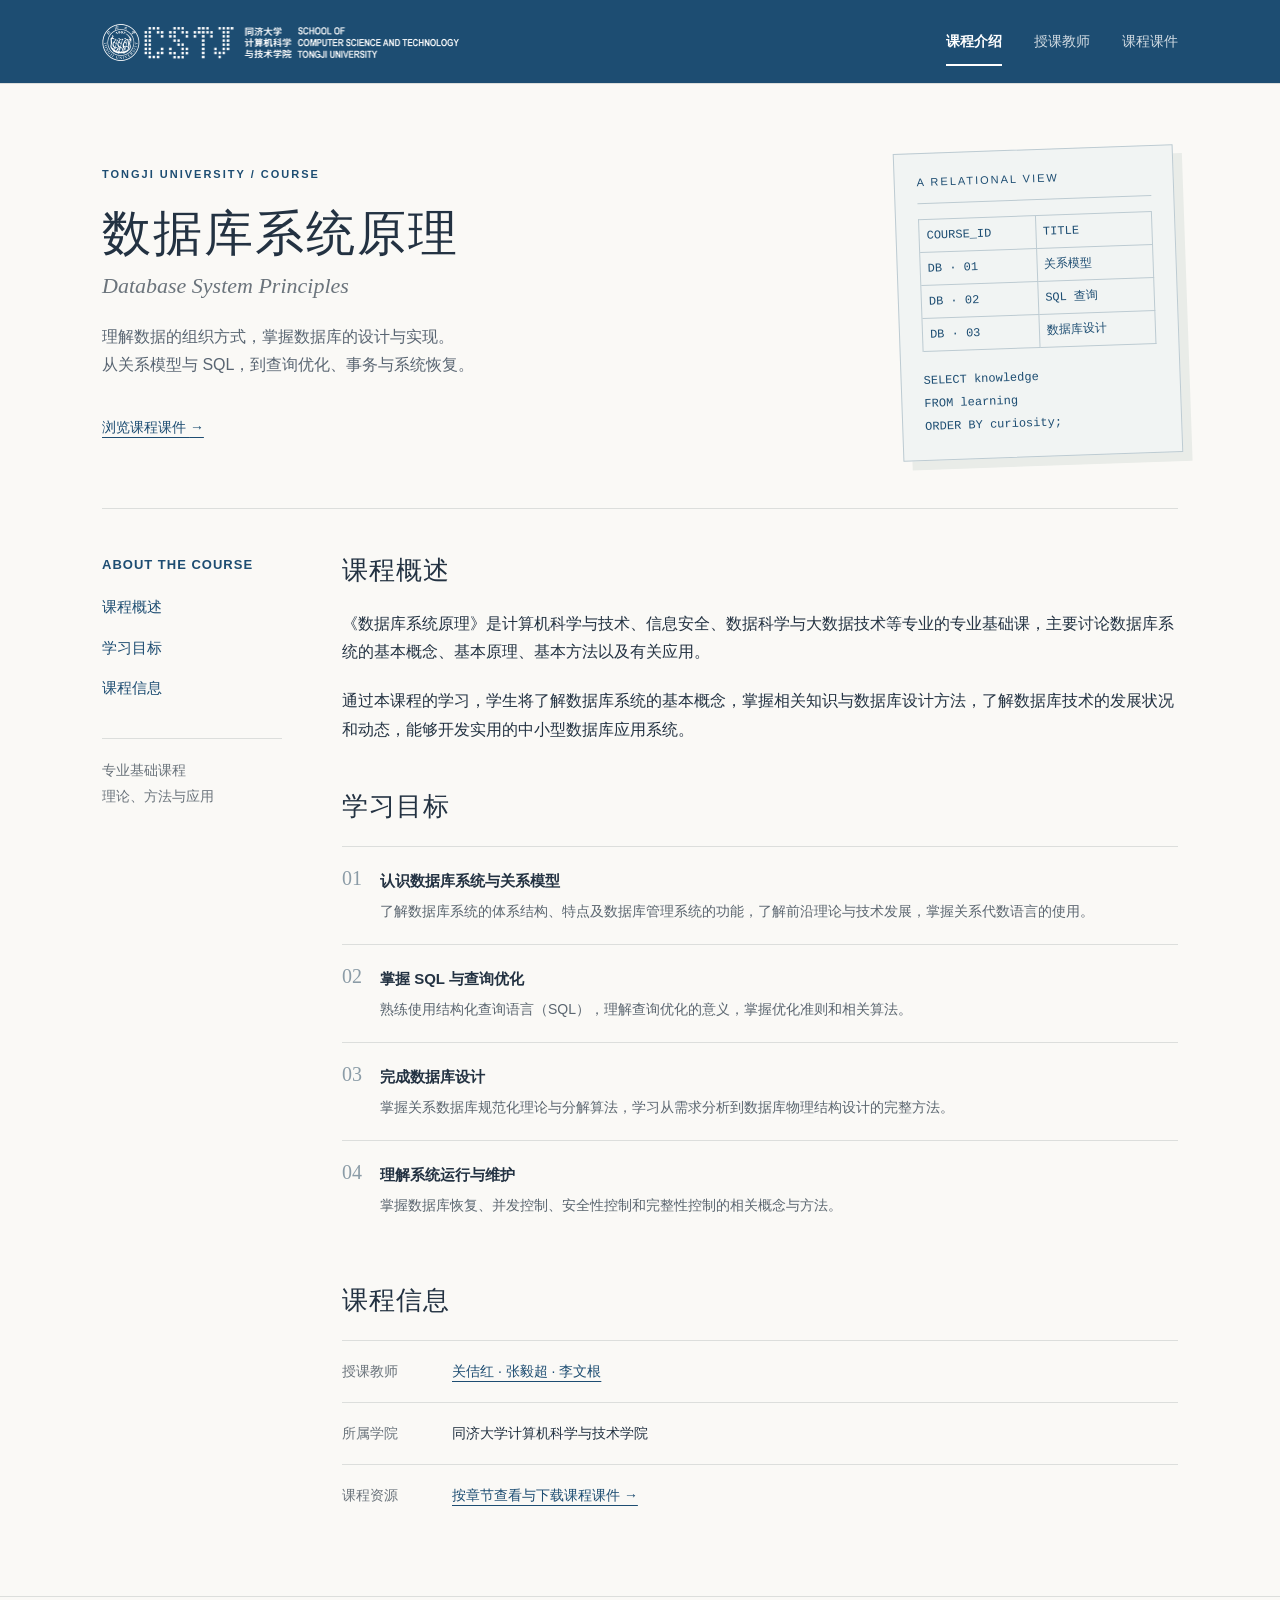
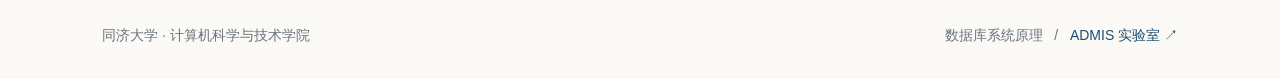
<file: index.html>
<!doctype html>
<html lang="zh-CN"><head><meta charset="utf-8"><meta name="viewport" content="width=device-width,initial-scale=1"><meta name="description" content="同济大学《数据库系统原理》课程网站：课程介绍、授课教师与课程课件。"><meta name="theme-color" content="#1d4d72"><title>课程介绍 · 数据库系统原理</title><link rel="stylesheet" href="assets/style.css"><script src="assets/site.js" defer></script></head>
<body><a class="skip" href="#main">跳转到正文</a><header><div class="institution-bar"><div class="wrap institution-inner"><a href="https://cs.tongji.edu.cn/" target="_blank" rel="noopener noreferrer" aria-label="同济大学计算机科学与技术学院官网（新标签页）"><img src="assets/images/tongji-cs-logo.png" alt="同济大学计算机科学与技术学院" width="717" height="74"></a><nav aria-label="主导航"><a href="index.html" aria-current="page">课程介绍</a><a href="teachers.html" >授课教师</a><a href="slides.html" >课程课件</a></nav></div></div></header>
<main id="main" class="wrap"><div class="hero"><div><div class="eyebrow">TONGJI UNIVERSITY / COURSE</div><h1>数据库系统原理</h1><p class="english">Database System Principles</p><p class="lead">理解数据的组织方式，掌握数据库的设计与实现。<br>从关系模型与 SQL，到查询优化、事务与系统恢复。</p><a class="hero-link" href="slides.html">浏览课程课件 <span aria-hidden="true">→</span></a></div><div class="diagram" aria-hidden="true"><div class="diagram-title">A RELATIONAL VIEW</div><div class="relation"><span>COURSE_ID</span><span>TITLE</span><span>DB · 01</span><span>关系模型</span><span>DB · 02</span><span>SQL 查询</span><span>DB · 03</span><span>数据库设计</span></div><div class="query">SELECT knowledge<br>FROM learning<br>ORDER BY curiosity;</div></div></div>
<div class="layout"><aside class="aside"><strong>ABOUT THE COURSE</strong><a href="#overview">课程概述</a><a href="#objectives">学习目标</a><a href="#information">课程信息</a><div class="note">专业基础课程<br>理论、方法与应用</div></aside><div><section class="section" id="overview"><h2>课程概述</h2><p>《数据库系统原理》是计算机科学与技术、信息安全、数据科学与大数据技术等专业的专业基础课，主要讨论数据库系统的基本概念、基本原理、基本方法以及有关应用。</p><p>通过本课程的学习，学生将了解数据库系统的基本概念，掌握相关知识与数据库设计方法，了解数据库技术的发展状况和动态，能够开发实用的中小型数据库应用系统。</p></section><section class="section" id="objectives"><h2>学习目标</h2><ol class="goals"><li><div><strong>认识数据库系统与关系模型</strong><p>了解数据库系统的体系结构、特点及数据库管理系统的功能，了解前沿理论与技术发展，掌握关系代数语言的使用。</p></div></li><li><div><strong>掌握 SQL 与查询优化</strong><p>熟练使用结构化查询语言（SQL），理解查询优化的意义，掌握优化准则和相关算法。</p></div></li><li><div><strong>完成数据库设计</strong><p>掌握关系数据库规范化理论与分解算法，学习从需求分析到数据库物理结构设计的完整方法。</p></div></li><li><div><strong>理解系统运行与维护</strong><p>掌握数据库恢复、并发控制、安全性控制和完整性控制的相关概念与方法。</p></div></li></ol></section><section id="information"><h2>课程信息</h2><div class="info-line"><span>授课教师</span><a href="teachers.html">关佶红 · 张毅超 · 李文根</a></div><div class="info-line"><span>所属学院</span>同济大学计算机科学与技术学院</div><div class="info-line"><span>课程资源</span><a href="slides.html">按章节查看与下载课程课件 →</a></div></section></div></div></main><footer><div class="wrap foot"><span>同济大学 · 计算机科学与技术学院</span><span>数据库系统原理 &nbsp; / &nbsp; <a href="https://admis-tongji.github.io/" target="_blank" rel="noopener noreferrer">ADMIS 实验室 ↗</a></span></div></footer></body></html>
</file>
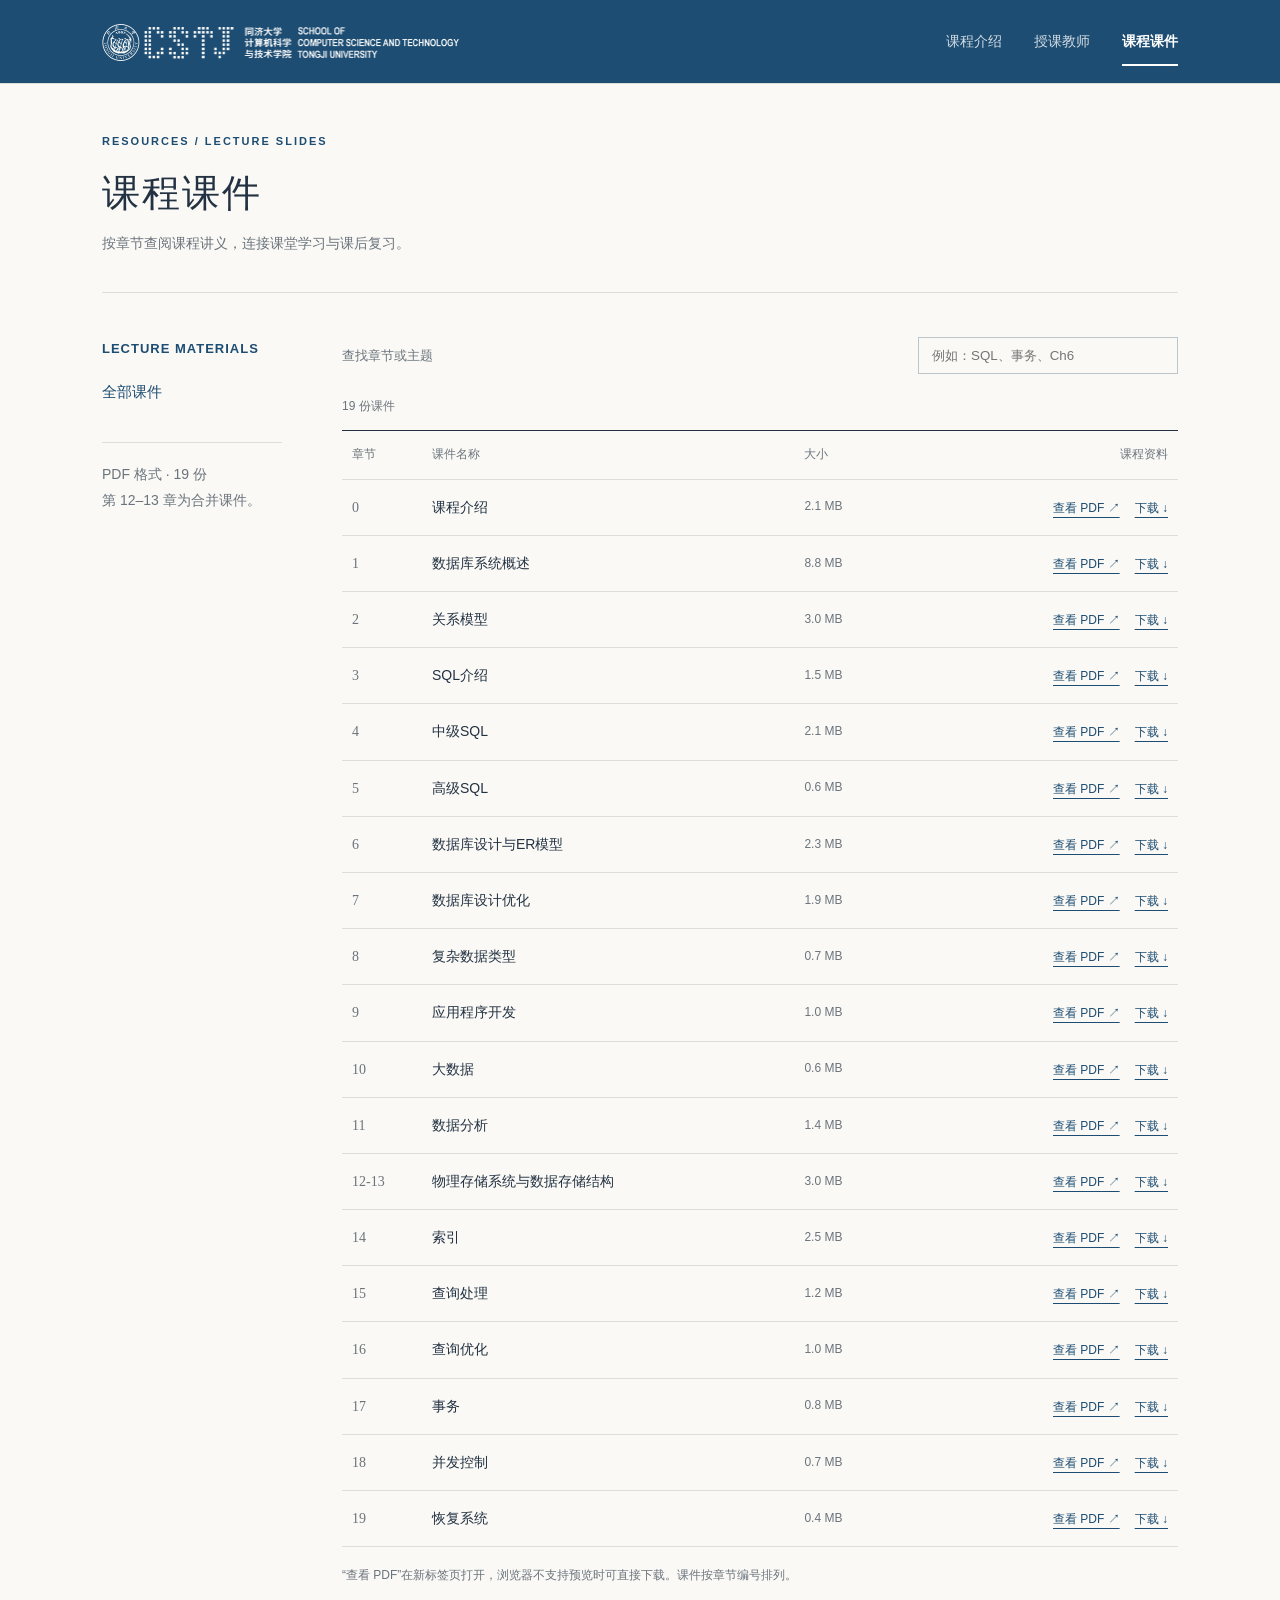
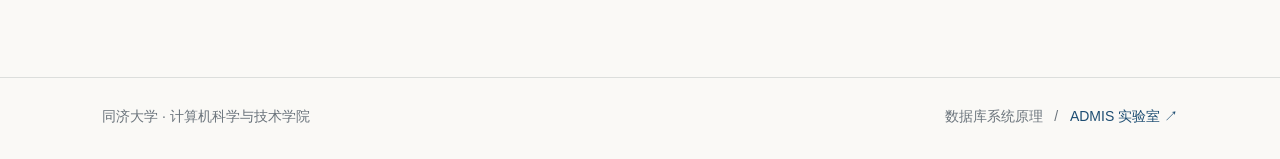
<file: slides.html>
<!doctype html>
<html lang="zh-CN"><head><meta charset="utf-8"><meta name="viewport" content="width=device-width,initial-scale=1"><meta name="description" content="同济大学《数据库系统原理》课程网站：课程介绍、授课教师与课程课件。"><meta name="theme-color" content="#1d4d72"><title>课程课件 · 数据库系统原理</title><link rel="stylesheet" href="assets/style.css"><script src="assets/site.js" defer></script></head>
<body><a class="skip" href="#main">跳转到正文</a><header><div class="institution-bar"><div class="wrap institution-inner"><a href="https://cs.tongji.edu.cn/" target="_blank" rel="noopener noreferrer" aria-label="同济大学计算机科学与技术学院官网（新标签页）"><img src="assets/images/tongji-cs-logo.png" alt="同济大学计算机科学与技术学院" width="717" height="74"></a><nav aria-label="主导航"><a href="index.html" >课程介绍</a><a href="teachers.html" >授课教师</a><a href="slides.html" aria-current="page">课程课件</a></nav></div></div></header>
<main id="main" class="wrap"><div class="page-head"><div class="eyebrow">RESOURCES / LECTURE SLIDES</div><h1>课程课件</h1><p>按章节查阅课程讲义，连接课堂学习与课后复习。</p></div><div class="layout"><aside class="aside"><strong>LECTURE MATERIALS</strong><a href="#lectures">全部课件</a><div class="note">PDF 格式 · 19 份<br>第 12–13 章为合并课件。</div></aside><section id="lectures"><div class="toolbar"><label for="course-search">查找章节或主题</label><input id="course-search" type="search" placeholder="例如：SQL、事务、Ch6" aria-controls="lecture-table"></div><div class="table-scroll"><table id="lecture-table"><caption style="text-align:left;font-size:12px;color:#6b747c;padding-bottom:12px" id="result-count" aria-live="polite">19 份课件</caption><thead><tr><th scope="col">章节</th><th scope="col">课件名称</th><th scope="col">大小</th><th scope="col" style="text-align:right">课程资料</th></tr></thead><tbody><tr data-search="0 课程介绍 Ch0"><td>0</td><td>课程介绍</td><td>2.1 MB</td><td><a href="slides/Ch0-%E8%AF%BE%E7%A8%8B%E4%BB%8B%E7%BB%8D.pdf" target="_blank" rel="noopener noreferrer" aria-label="查看第0章课程介绍 PDF">查看 PDF ↗</a><a href="slides/Ch0-%E8%AF%BE%E7%A8%8B%E4%BB%8B%E7%BB%8D.pdf" download aria-label="下载第0章课程介绍">下载 ↓</a></td></tr><tr data-search="1 数据库系统概述 Ch1"><td>1</td><td>数据库系统概述</td><td>8.8 MB</td><td><a href="slides/Ch1-%E6%95%B0%E6%8D%AE%E5%BA%93%E7%B3%BB%E7%BB%9F%E6%A6%82%E8%BF%B0.pdf" target="_blank" rel="noopener noreferrer" aria-label="查看第1章数据库系统概述 PDF">查看 PDF ↗</a><a href="slides/Ch1-%E6%95%B0%E6%8D%AE%E5%BA%93%E7%B3%BB%E7%BB%9F%E6%A6%82%E8%BF%B0.pdf" download aria-label="下载第1章数据库系统概述">下载 ↓</a></td></tr><tr data-search="2 关系模型 Ch2"><td>2</td><td>关系模型</td><td>3.0 MB</td><td><a href="slides/Ch2-%E5%85%B3%E7%B3%BB%E6%A8%A1%E5%9E%8B.pdf" target="_blank" rel="noopener noreferrer" aria-label="查看第2章关系模型 PDF">查看 PDF ↗</a><a href="slides/Ch2-%E5%85%B3%E7%B3%BB%E6%A8%A1%E5%9E%8B.pdf" download aria-label="下载第2章关系模型">下载 ↓</a></td></tr><tr data-search="3 SQL介绍 Ch3"><td>3</td><td>SQL介绍</td><td>1.5 MB</td><td><a href="slides/Ch3-SQL%E4%BB%8B%E7%BB%8D.pdf" target="_blank" rel="noopener noreferrer" aria-label="查看第3章SQL介绍 PDF">查看 PDF ↗</a><a href="slides/Ch3-SQL%E4%BB%8B%E7%BB%8D.pdf" download aria-label="下载第3章SQL介绍">下载 ↓</a></td></tr><tr data-search="4 中级SQL Ch4"><td>4</td><td>中级SQL</td><td>2.1 MB</td><td><a href="slides/Ch4-%E4%B8%AD%E7%BA%A7SQL.pdf" target="_blank" rel="noopener noreferrer" aria-label="查看第4章中级SQL PDF">查看 PDF ↗</a><a href="slides/Ch4-%E4%B8%AD%E7%BA%A7SQL.pdf" download aria-label="下载第4章中级SQL">下载 ↓</a></td></tr><tr data-search="5 高级SQL Ch5"><td>5</td><td>高级SQL</td><td>0.6 MB</td><td><a href="slides/Ch5-%E9%AB%98%E7%BA%A7SQL.pdf" target="_blank" rel="noopener noreferrer" aria-label="查看第5章高级SQL PDF">查看 PDF ↗</a><a href="slides/Ch5-%E9%AB%98%E7%BA%A7SQL.pdf" download aria-label="下载第5章高级SQL">下载 ↓</a></td></tr><tr data-search="6 数据库设计与ER模型 Ch6"><td>6</td><td>数据库设计与ER模型</td><td>2.3 MB</td><td><a href="slides/Ch6-%E6%95%B0%E6%8D%AE%E5%BA%93%E8%AE%BE%E8%AE%A1%E4%B8%8EER%E6%A8%A1%E5%9E%8B.pdf" target="_blank" rel="noopener noreferrer" aria-label="查看第6章数据库设计与ER模型 PDF">查看 PDF ↗</a><a href="slides/Ch6-%E6%95%B0%E6%8D%AE%E5%BA%93%E8%AE%BE%E8%AE%A1%E4%B8%8EER%E6%A8%A1%E5%9E%8B.pdf" download aria-label="下载第6章数据库设计与ER模型">下载 ↓</a></td></tr><tr data-search="7 数据库设计优化 Ch7"><td>7</td><td>数据库设计优化</td><td>1.9 MB</td><td><a href="slides/Ch7-%E6%95%B0%E6%8D%AE%E5%BA%93%E8%AE%BE%E8%AE%A1%E4%BC%98%E5%8C%96.pdf" target="_blank" rel="noopener noreferrer" aria-label="查看第7章数据库设计优化 PDF">查看 PDF ↗</a><a href="slides/Ch7-%E6%95%B0%E6%8D%AE%E5%BA%93%E8%AE%BE%E8%AE%A1%E4%BC%98%E5%8C%96.pdf" download aria-label="下载第7章数据库设计优化">下载 ↓</a></td></tr><tr data-search="8 复杂数据类型 Ch8"><td>8</td><td>复杂数据类型</td><td>0.7 MB</td><td><a href="slides/Ch8-%E5%A4%8D%E6%9D%82%E6%95%B0%E6%8D%AE%E7%B1%BB%E5%9E%8B.pdf" target="_blank" rel="noopener noreferrer" aria-label="查看第8章复杂数据类型 PDF">查看 PDF ↗</a><a href="slides/Ch8-%E5%A4%8D%E6%9D%82%E6%95%B0%E6%8D%AE%E7%B1%BB%E5%9E%8B.pdf" download aria-label="下载第8章复杂数据类型">下载 ↓</a></td></tr><tr data-search="9 应用程序开发 Ch9"><td>9</td><td>应用程序开发</td><td>1.0 MB</td><td><a href="slides/Ch9-%E5%BA%94%E7%94%A8%E7%A8%8B%E5%BA%8F%E5%BC%80%E5%8F%91.pdf" target="_blank" rel="noopener noreferrer" aria-label="查看第9章应用程序开发 PDF">查看 PDF ↗</a><a href="slides/Ch9-%E5%BA%94%E7%94%A8%E7%A8%8B%E5%BA%8F%E5%BC%80%E5%8F%91.pdf" download aria-label="下载第9章应用程序开发">下载 ↓</a></td></tr><tr data-search="10 大数据 Ch10"><td>10</td><td>大数据</td><td>0.6 MB</td><td><a href="slides/Ch10-%E5%A4%A7%E6%95%B0%E6%8D%AE.pdf" target="_blank" rel="noopener noreferrer" aria-label="查看第10章大数据 PDF">查看 PDF ↗</a><a href="slides/Ch10-%E5%A4%A7%E6%95%B0%E6%8D%AE.pdf" download aria-label="下载第10章大数据">下载 ↓</a></td></tr><tr data-search="11 数据分析 Ch11"><td>11</td><td>数据分析</td><td>1.4 MB</td><td><a href="slides/Ch11-%E6%95%B0%E6%8D%AE%E5%88%86%E6%9E%90.pdf" target="_blank" rel="noopener noreferrer" aria-label="查看第11章数据分析 PDF">查看 PDF ↗</a><a href="slides/Ch11-%E6%95%B0%E6%8D%AE%E5%88%86%E6%9E%90.pdf" download aria-label="下载第11章数据分析">下载 ↓</a></td></tr><tr data-search="12-13 物理存储系统与数据存储结构 Ch12-13"><td>12-13</td><td>物理存储系统与数据存储结构</td><td>3.0 MB</td><td><a href="slides/Ch12-13-%E7%89%A9%E7%90%86%E5%AD%98%E5%82%A8%E7%B3%BB%E7%BB%9F%E4%B8%8E%E6%95%B0%E6%8D%AE%E5%AD%98%E5%82%A8%E7%BB%93%E6%9E%84.pdf" target="_blank" rel="noopener noreferrer" aria-label="查看第12-13章物理存储系统与数据存储结构 PDF">查看 PDF ↗</a><a href="slides/Ch12-13-%E7%89%A9%E7%90%86%E5%AD%98%E5%82%A8%E7%B3%BB%E7%BB%9F%E4%B8%8E%E6%95%B0%E6%8D%AE%E5%AD%98%E5%82%A8%E7%BB%93%E6%9E%84.pdf" download aria-label="下载第12-13章物理存储系统与数据存储结构">下载 ↓</a></td></tr><tr data-search="14 索引 Ch14"><td>14</td><td>索引</td><td>2.5 MB</td><td><a href="slides/Ch14-%E7%B4%A2%E5%BC%95-%E6%96%B0.pdf" target="_blank" rel="noopener noreferrer" aria-label="查看第14章索引 PDF">查看 PDF ↗</a><a href="slides/Ch14-%E7%B4%A2%E5%BC%95-%E6%96%B0.pdf" download aria-label="下载第14章索引">下载 ↓</a></td></tr><tr data-search="15 查询处理 Ch15"><td>15</td><td>查询处理</td><td>1.2 MB</td><td><a href="slides/Ch15-%E6%9F%A5%E8%AF%A2%E5%A4%84%E7%90%86.pdf" target="_blank" rel="noopener noreferrer" aria-label="查看第15章查询处理 PDF">查看 PDF ↗</a><a href="slides/Ch15-%E6%9F%A5%E8%AF%A2%E5%A4%84%E7%90%86.pdf" download aria-label="下载第15章查询处理">下载 ↓</a></td></tr><tr data-search="16 查询优化 Ch16"><td>16</td><td>查询优化</td><td>1.0 MB</td><td><a href="slides/Ch16-%E6%9F%A5%E8%AF%A2%E4%BC%98%E5%8C%96.pdf" target="_blank" rel="noopener noreferrer" aria-label="查看第16章查询优化 PDF">查看 PDF ↗</a><a href="slides/Ch16-%E6%9F%A5%E8%AF%A2%E4%BC%98%E5%8C%96.pdf" download aria-label="下载第16章查询优化">下载 ↓</a></td></tr><tr data-search="17 事务 Ch17"><td>17</td><td>事务</td><td>0.8 MB</td><td><a href="slides/Ch17-%E4%BA%8B%E5%8A%A1.pdf" target="_blank" rel="noopener noreferrer" aria-label="查看第17章事务 PDF">查看 PDF ↗</a><a href="slides/Ch17-%E4%BA%8B%E5%8A%A1.pdf" download aria-label="下载第17章事务">下载 ↓</a></td></tr><tr data-search="18 并发控制 Ch18"><td>18</td><td>并发控制</td><td>0.7 MB</td><td><a href="slides/Ch18-%E5%B9%B6%E5%8F%91%E6%8E%A7%E5%88%B6.pdf" target="_blank" rel="noopener noreferrer" aria-label="查看第18章并发控制 PDF">查看 PDF ↗</a><a href="slides/Ch18-%E5%B9%B6%E5%8F%91%E6%8E%A7%E5%88%B6.pdf" download aria-label="下载第18章并发控制">下载 ↓</a></td></tr><tr data-search="19 恢复系统 Ch19"><td>19</td><td>恢复系统</td><td>0.4 MB</td><td><a href="slides/Ch19-%E6%81%A2%E5%A4%8D%E7%B3%BB%E7%BB%9F.pdf" target="_blank" rel="noopener noreferrer" aria-label="查看第19章恢复系统 PDF">查看 PDF ↗</a><a href="slides/Ch19-%E6%81%A2%E5%A4%8D%E7%B3%BB%E7%BB%9F.pdf" download aria-label="下载第19章恢复系统">下载 ↓</a></td></tr></tbody></table></div><p id="empty-state" class="empty" hidden>没有找到匹配的课件，请尝试其他关键词。</p><p class="fine">“查看 PDF”在新标签页打开，浏览器不支持预览时可直接下载。课件按章节编号排列。</p></section></div></main><footer><div class="wrap foot"><span>同济大学 · 计算机科学与技术学院</span><span>数据库系统原理 &nbsp; / &nbsp; <a href="https://admis-tongji.github.io/" target="_blank" rel="noopener noreferrer">ADMIS 实验室 ↗</a></span></div></footer></body></html>
</file>
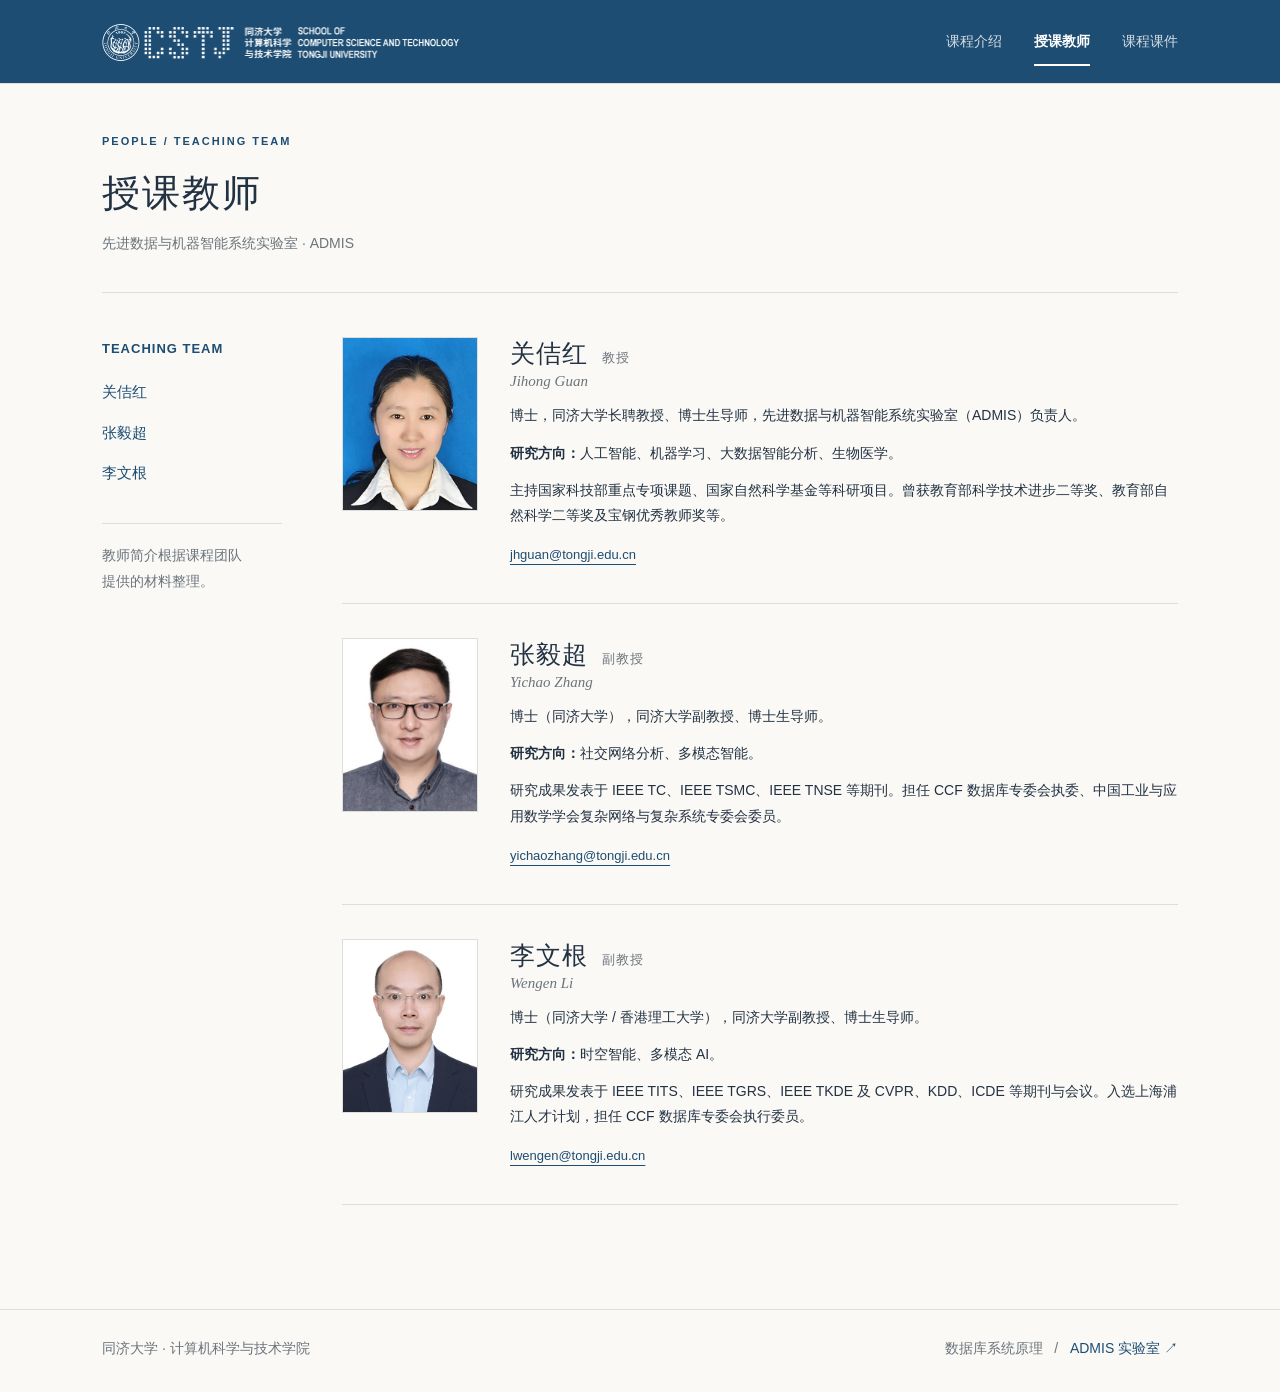
<file: teachers.html>
<!doctype html>
<html lang="zh-CN"><head><meta charset="utf-8"><meta name="viewport" content="width=device-width,initial-scale=1"><meta name="description" content="同济大学《数据库系统原理》课程网站：课程介绍、授课教师与课程课件。"><meta name="theme-color" content="#1d4d72"><title>授课教师 · 数据库系统原理</title><link rel="stylesheet" href="assets/style.css"><script src="assets/site.js" defer></script></head>
<body><a class="skip" href="#main">跳转到正文</a><header><div class="institution-bar"><div class="wrap institution-inner"><a href="https://cs.tongji.edu.cn/" target="_blank" rel="noopener noreferrer" aria-label="同济大学计算机科学与技术学院官网（新标签页）"><img src="assets/images/tongji-cs-logo.png" alt="同济大学计算机科学与技术学院" width="717" height="74"></a><nav aria-label="主导航"><a href="index.html" >课程介绍</a><a href="teachers.html" aria-current="page">授课教师</a><a href="slides.html" >课程课件</a></nav></div></div></header>
<main id="main" class="wrap"><div class="page-head"><div class="eyebrow">PEOPLE / TEACHING TEAM</div><h1>授课教师</h1><p>先进数据与机器智能系统实验室 · ADMIS</p></div><div class="layout"><aside class="aside"><strong>TEACHING TEAM</strong><a href="#guan">关佶红</a><a href="#zhang">张毅超</a><a href="#li">李文根</a><div class="note">教师简介根据课程团队<br>提供的材料整理。</div></aside><div><section class="teacher" id="guan"><img src="assets/images/image3.jpeg" alt="关佶红老师照片" width="136" height="174"><div><h2>关佶红<span>教授</span></h2><div class="roman">Jihong Guan</div><p>博士，同济大学长聘教授、博士生导师，先进数据与机器智能系统实验室（ADMIS）负责人。</p><p><strong>研究方向：</strong>人工智能、机器学习、大数据智能分析、生物医学。</p><p>主持国家科技部重点专项课题、国家自然科学基金等科研项目。曾获教育部科学技术进步二等奖、教育部自然科学二等奖及宝钢优秀教师奖等。</p><a href="mailto:jhguan@tongji.edu.cn">jhguan@tongji.edu.cn</a></div></section><section class="teacher" id="zhang"><img src="assets/images/image4.jpeg" alt="张毅超老师照片" width="136" height="174"><div><h2>张毅超<span>副教授</span></h2><div class="roman">Yichao Zhang</div><p>博士（同济大学），同济大学副教授、博士生导师。</p><p><strong>研究方向：</strong>社交网络分析、多模态智能。</p><p>研究成果发表于 IEEE TC、IEEE TSMC、IEEE TNSE 等期刊。担任 CCF 数据库专委会执委、中国工业与应用数学学会复杂网络与复杂系统专委会委员。</p><a href="mailto:yichaozhang@tongji.edu.cn">yichaozhang@tongji.edu.cn</a></div></section><section class="teacher" id="li"><img src="assets/images/image5.jpeg" alt="李文根老师照片" width="136" height="174"><div><h2>李文根<span>副教授</span></h2><div class="roman">Wengen Li</div><p>博士（同济大学 / 香港理工大学），同济大学副教授、博士生导师。</p><p><strong>研究方向：</strong>时空智能、多模态 AI。</p><p>研究成果发表于 IEEE TITS、IEEE TGRS、IEEE TKDE 及 CVPR、KDD、ICDE 等期刊与会议。入选上海浦江人才计划，担任 CCF 数据库专委会执行委员。</p><a href="mailto:lwengen@tongji.edu.cn">lwengen@tongji.edu.cn</a></div></section></div></div></main><footer><div class="wrap foot"><span>同济大学 · 计算机科学与技术学院</span><span>数据库系统原理 &nbsp; / &nbsp; <a href="https://admis-tongji.github.io/" target="_blank" rel="noopener noreferrer">ADMIS 实验室 ↗</a></span></div></footer></body></html>
</file>
<file: assets/style.css>
:root{--paper:#faf9f6;--ink:#233242;--muted:#6b747c;--blue:#1d4d72;--line:#dcdedc;--serif:Georgia,'Songti SC','SimSun',serif}*{box-sizing:border-box}html{scroll-behavior:smooth}body{margin:0;background:var(--paper);color:var(--ink);font:16px/1.8 -apple-system,BlinkMacSystemFont,'Segoe UI','Microsoft YaHei',sans-serif}a{color:var(--blue);text-underline-offset:5px}a:hover{color:#ad673e}a:focus-visible,button:focus-visible,input:focus-visible{outline:3px solid #b57944;outline-offset:5px}.skip{position:absolute;top:-100px}.skip:focus{top:10px;background:white;padding:10px;z-index:5}.wrap{max-width:1160px;padding:0 42px;margin:auto}header{border-top:5px solid var(--blue);border-bottom:1px solid var(--line)}.top{display:flex;align-items:center;justify-content:space-between;gap:24px;min-height:95px}.brand{text-decoration:none;color:var(--ink);font-size:19px;font-weight:650;letter-spacing:2px}.brand small{display:block;font-size:10px;letter-spacing:1.8px;color:var(--muted);font-weight:400}nav{display:flex;gap:30px}nav a{text-decoration:none;font-size:14px;padding:32px 0;border-bottom:2px solid transparent}nav a[aria-current]{border-color:var(--blue);font-weight:650}.eyebrow{font-size:11px;letter-spacing:2px;color:var(--blue);font-weight:600}.hero{padding:65px 0 50px;border-bottom:1px solid var(--line);display:grid;grid-template-columns:1fr 280px;gap:70px;align-items:center}h1{font-family:var(--serif);font-size:49px;font-weight:500;line-height:1.35;letter-spacing:2px;margin:16px 0 6px}.english{font:italic 22px var(--serif);color:var(--muted);margin:0 0 24px}.lead{max-width:650px;font-size:16px;color:#596572}.hero-link{display:inline-block;margin-top:15px;font-size:14px}.diagram{font:12px/1.5 monospace;color:var(--blue);border:1px solid #bdcbd2;background:#f1f4f3;padding:22px;transform:rotate(-2deg);box-shadow:9px 9px 0 #e9ece8}.diagram-title{font:11px sans-serif;letter-spacing:2px;border-bottom:1px solid #bdcbd2;padding-bottom:15px;margin-bottom:15px}.relation{display:grid;grid-template-columns:1fr 1fr;border-left:1px solid #bdcbd2;border-top:1px solid #bdcbd2}.relation span{padding:7px;border-right:1px solid #bdcbd2;border-bottom:1px solid #bdcbd2}.query{margin-top:18px;line-height:1.9}.layout{display:grid;grid-template-columns:180px 1fr;gap:60px;padding-top:44px;padding-bottom:70px}.aside{font-size:12px;color:var(--muted)}.aside strong{display:block;color:var(--blue);font-size:11px;letter-spacing:1px;margin-bottom:16px}.aside a{display:block;text-decoration:none;margin:10px 0}.aside .note{margin-top:35px;padding-top:18px;border-top:1px solid var(--line)}section{scroll-margin-top:25px}h2{font:500 26px var(--serif);margin:0 0 22px;letter-spacing:1px}p{margin:0 0 20px}.section{margin-bottom:44px}.goals{list-style:none;padding:0;counter-reset:goals}.goals li{counter-increment:goals;display:grid;grid-template-columns:38px 1fr;padding:20px 0;border-top:1px solid var(--line)}.goals li:before{content:'0' counter(goals);font:20px var(--serif);color:#8b9ca7}.goals strong{display:block;font-size:15px;margin-bottom:5px}.goals p{font-size:14px;color:#5b6670;margin:0}.info-line{border-top:1px solid var(--line);padding:18px 0;display:flex;gap:25px;font-size:14px}.info-line span{color:var(--muted);min-width:85px}.page-head{padding:48px 0 36px;border-bottom:1px solid var(--line)}.page-head h1{font-size:38px}.page-head p{color:var(--muted);margin:12px 0 0;font-size:14px}.teacher{display:grid;grid-template-columns:136px 1fr;gap:32px;border-bottom:1px solid var(--line);padding:0 0 34px;margin-bottom:34px}.teacher img{width:136px;height:174px;object-fit:cover;object-position:top;border:1px solid var(--line);filter:saturate(.8)}.teacher h2{margin:0 0 3px;font-size:25px}.teacher h2 span{font:13px sans-serif;color:var(--muted);margin-left:14px}.teacher .roman{font:italic 15px var(--serif);color:var(--muted);margin-bottom:13px}.teacher p{font-size:14px;margin-bottom:12px}.teacher a{font-size:13px}.toolbar{display:flex;justify-content:space-between;align-items:center;gap:20px;margin-bottom:22px}.toolbar label{font-size:13px;color:var(--muted)}input{font:14px inherit;padding:10px 13px;border:1px solid #bcc5ca;border-radius:0;background:transparent;width:260px;color:var(--ink)}.table-scroll{overflow:auto}table{width:100%;border-collapse:collapse;text-align:left;font-size:14px}th{font-size:12px;color:var(--muted);font-weight:500;border-top:1px solid var(--ink);border-bottom:1px solid var(--line);padding:13px 10px}td{border-bottom:1px solid var(--line);padding:15px 10px}td:first-child{font-family:var(--serif);color:var(--muted);width:80px}td:nth-child(3){font-size:12px;color:var(--muted);white-space:nowrap}td:last-child{white-space:nowrap;text-align:right}td a{font-size:12px;margin-left:15px}tbody tr:hover{background:#f0f2ef}.empty{padding:25px;color:var(--muted)}.fine{font-size:12px;color:var(--muted);margin-top:18px}footer{border-top:1px solid var(--line);padding:25px 0 30px;color:var(--muted);font-size:11px}.foot{display:flex;justify-content:space-between;gap:20px}footer a{text-decoration:none}@media(max-width:800px){.wrap{padding:0 24px}.hero{grid-template-columns:1fr;gap:30px;padding:40px 0}.diagram{display:none}.layout{grid-template-columns:1fr;gap:24px;padding-top:30px}.aside{display:none}h1{font-size:36px}.top{align-items:flex-start;flex-direction:column;gap:8px;padding-top:18px}nav{gap:25px}nav a{padding:8px 0 14px}.teacher{grid-template-columns:100px 1fr;gap:20px}.teacher img{width:100px;height:132px}.teacher h2 span{display:block;margin:8px 0}.toolbar{align-items:flex-start;flex-direction:column}.toolbar input{width:100%}.foot{flex-direction:column;gap:5px}.page-head{padding-top:35px}td{padding:13px 7px}td a{margin-left:10px}}
.institution-bar{background:#1d4d72;padding:19px 0 17px}.institution-bar a{display:inline-block;vertical-align:middle;max-width:100%;line-height:0}.institution-bar img{display:block;width:358px;max-width:100%;height:auto}header{border-top:0}@media(max-width:800px){.institution-bar{padding:16px 0}.institution-bar img{width:300px}}
.institution-inner{display:flex;align-items:center;justify-content:space-between;gap:32px}.institution-bar nav{flex-shrink:0;gap:32px}.institution-bar nav a{color:#fff;line-height:1.8;padding:10px 0;border-bottom:2px solid transparent;opacity:.8}.institution-bar nav a:hover,.institution-bar nav a[aria-current]{opacity:1;border-bottom-color:#fff}.institution-bar nav a:focus-visible{outline-color:#fff}@media(max-width:650px){.institution-inner{flex-wrap:wrap;gap:16px}.institution-bar nav{gap:28px}.institution-bar nav a{padding:4px 0 7px}}
.aside{font-size:15px;line-height:1.9}.aside strong{font-size:13px}.aside a{margin:12px 0}.aside .note{font-size:14px}footer{font-size:14px;line-height:1.9}
</file>
